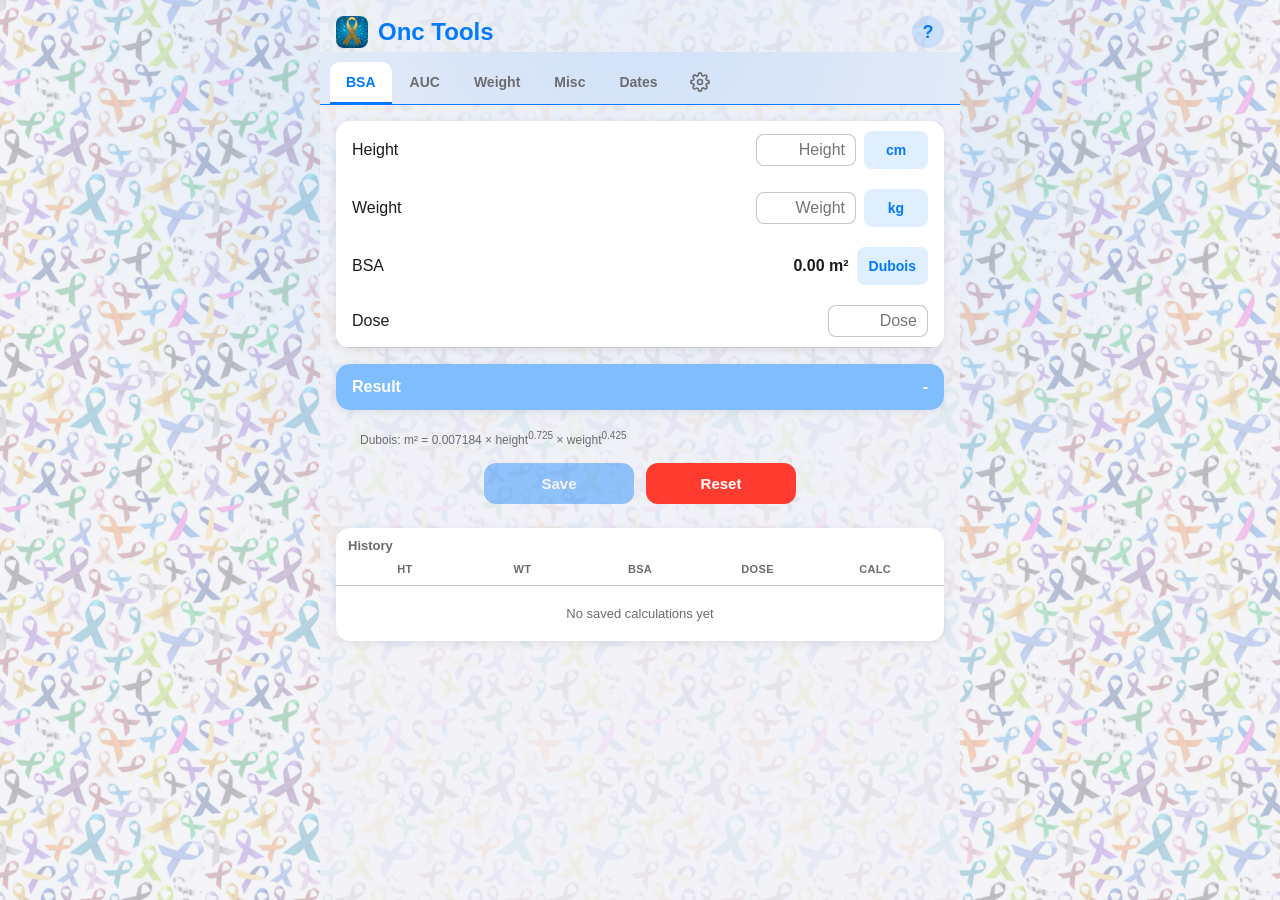
<file: index.html>
<!DOCTYPE html>
<html lang="en">
<head>
<meta charset="UTF-8">
<meta name="viewport" content="width=device-width, initial-scale=1.0">
<title>Onc Tools</title>
<meta name="description" content="Oncology clinical calculators: BSA, AUC, weight-based dosing, ANC, corrected calcium, creatinine clearance/eGFR, and a date finder.">
<link rel="stylesheet" href="css/style.css">
<link rel="icon" type="image/png" href="img/favicon-32.png">
<link rel="apple-touch-icon" href="img/apple-touch-icon.png">
<meta name="apple-mobile-web-app-capable" content="yes">
<meta name="apple-mobile-web-app-title" content="Onc Tools">
<link rel="manifest" href="manifest.json">
<meta name="theme-color" content="#007AFF">
<script src="js/state.js"></script>
<script src="js/ui.js"></script>
<script>initChrome();</script>
</head>
<body>
<div class="page">
  <div id="pageHeader"></div>
  <main>
    <div class="card">
      <div id="heightContainer"></div>
      <div id="weightContainer"></div>
      <div class="field-row no-divider">
        <span class="field-label">BSA</span>
        <div class="field-input-group">
          <strong id="bsaValue">0.00 m²</strong>
          <button class="toggle-btn" id="formulaBtn" type="button"></button>
        </div>
      </div>
      <div class="field-row">
        <span class="field-label">Dose</span>
        <div class="field-input-group"><input class="num-input" id="doseInput" inputmode="decimal" placeholder="Dose"></div>
      </div>
      <div class="error-text" id="doseError" hidden></div>
    </div>

    <div class="card">
      <div class="result-row">
        <span>Result</span>
        <span class="value"><span id="calcResult">-</span></span>
      </div>
    </div>
    <p class="formula-note" id="formulaFooter"></p>
    <div id="resetContainer"></div>
    <div id="historyContainer"></div>
  </main>
</div>

<script>
renderHeader(document.getElementById('pageHeader'), { active: 'bsa' });

const heightContainer = document.getElementById('heightContainer');
const weightContainer = document.getElementById('weightContainer');
const formulaBtn = document.getElementById('formulaBtn');
const bsaValue = document.getElementById('bsaValue');
const formulaFooter = document.getElementById('formulaFooter');
const doseInput = document.getElementById('doseInput');
const calcResult = document.getElementById('calcResult');
const doseError = document.getElementById('doseError');

let selectedFormula = Settings.defaultBSAFormula;
let dose = null;

const FORMULA_STRINGS = {
  Dubois: 'm² = 0.007184 × height<sup>0.725</sup> × weight<sup>0.425</sup>',
  Mosteller: 'm² = √(height × weight / 3600)'
};

function currentBSA() {
  return selectedFormula === 'Dubois'
    ? Formulas.bsaDubois(Patient.height, Patient.weight)
    : Formulas.bsaMosteller(Patient.height, Patient.weight);
}

function recalc() {
  const bsa = currentBSA();
  bsaValue.textContent = bsa.toFixed(2) + ' m²';
  formulaBtn.textContent = selectedFormula;
  formulaFooter.innerHTML = selectedFormula + ': ' + FORMULA_STRINGS[selectedFormula];

  if (dose !== null && bsa > 0) {
    calcResult.textContent = (bsa * dose).toFixed(2);
  } else {
    calcResult.textContent = '-';
  }

  saveResetBar.refreshSaveState();
}

formulaBtn.addEventListener('click', () => {
  selectedFormula = selectedFormula === 'Dubois' ? 'Mosteller' : 'Dubois';
  recalc();
});

doseInput.addEventListener('input', () => {
  const value = parseNum(doseInput.value);
  if (value !== null) {
    if (value < 0) {
      setError(doseError, 'Dose cannot be negative');
      dose = null;
    } else if (value > 10000) {
      setError(doseError, 'Dose must be less than 10,000');
      dose = null;
    } else if (!Number.isFinite(value)) {
      setError(doseError, 'Invalid number entered');
      dose = null;
    } else {
      setError(doseError, null);
      dose = value;
    }
  } else {
    setError(doseError, null);
    dose = null;
  }
  recalc();
});

const heightWidget = renderHeightInput(heightContainer, recalc);
const weightWidget = renderWeightInput(weightContainer, recalc);

const historyCard = renderHistoryCard(document.getElementById('historyContainer'), {
  key: 'bsaHistory',
  columns: ['Ht', 'Wt', 'BSA', 'Dose', 'Calc'],
  formatRow(entry) {
    const h = UnitManager.convertHeightToDisplay(entry.height);
    const w = UnitManager.convertWeightToDisplay(entry.weight);
    return [
      h !== null ? h.toFixed(1) : '-',
      w !== null ? w.toFixed(1) : '-',
      entry.bsa.toFixed(2),
      entry.dose.toFixed(1),
      entry.calc.toFixed(2)
    ];
  },
  onRowClick(entry) {
    Patient.height = entry.height;
    Patient.weight = entry.weight;
    selectedFormula = entry.formula;
    dose = entry.dose;
    doseInput.value = String(entry.dose);
    heightWidget.refresh();
    weightWidget.refresh();
    recalc();
  }
});

const saveResetBar = renderSaveResetBar(document.getElementById('resetContainer'), {
  onSave() {
    const bsa = currentBSA();
    pushHistory('bsaHistory', {
      height: Patient.height,
      weight: Patient.weight,
      formula: selectedFormula,
      bsa,
      dose,
      calc: bsa * dose
    });
    historyCard.render();
  },
  onReset() { Patient.reset(); },
  canSave: () => dose !== null && currentBSA() > 0
});

recalc();
</script>
</body>
</html>
</file>
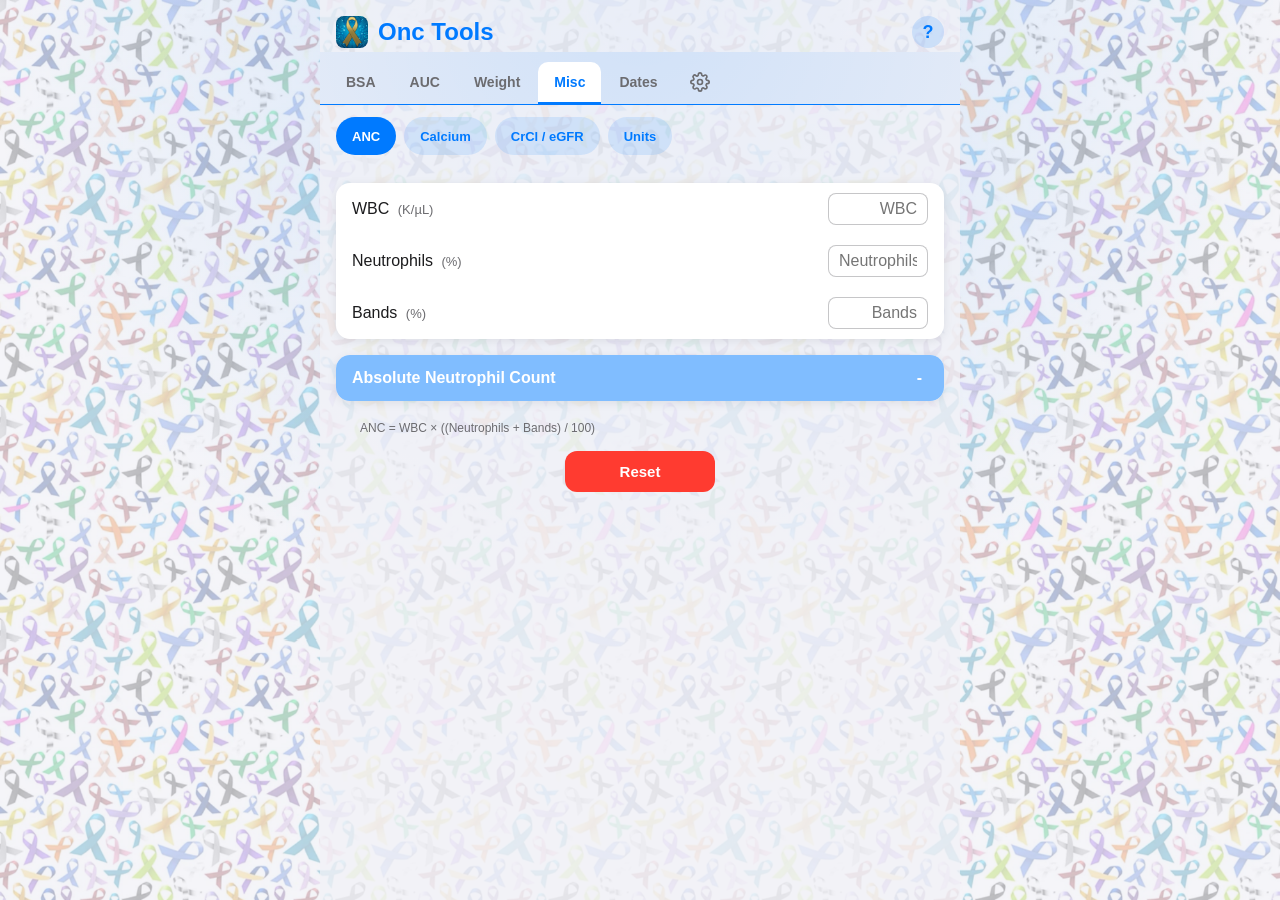
<file: anc.html>
<!DOCTYPE html>
<html lang="en">
<head>
<meta charset="UTF-8">
<meta http-equiv="refresh" content="0; url=misc.html">
<title>ANC Calculator - Onc Tools</title>
<script>location.replace('misc.html');</script>
</head>
<body>
<p><a href="misc.html">Continue to ANC Calculator</a></p>
</body>
</html>
</file>
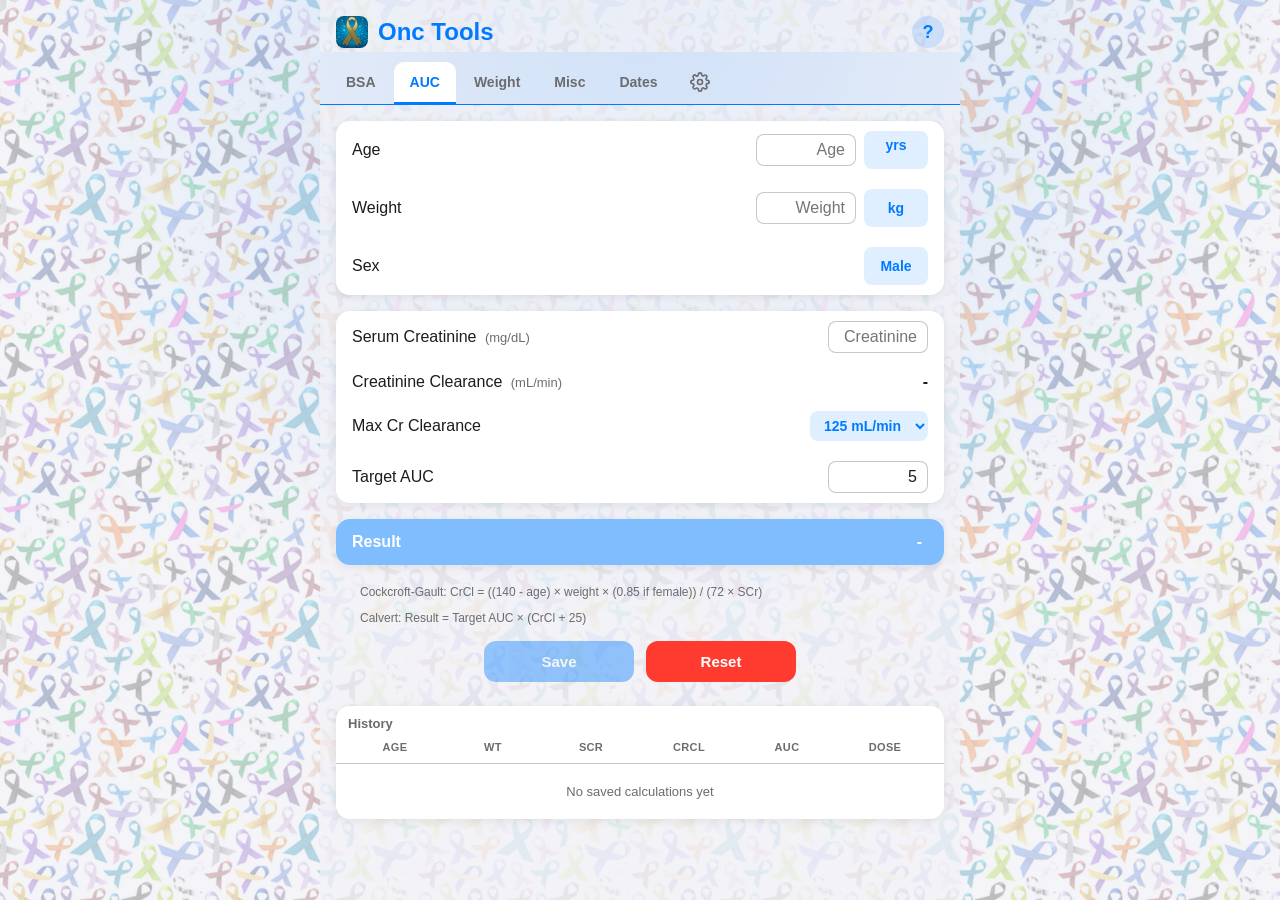
<file: auc.html>
<!DOCTYPE html>
<html lang="en">
<head>
<meta charset="UTF-8">
<meta name="viewport" content="width=device-width, initial-scale=1.0">
<title>AUC Calculator - Onc Tools</title>
<link rel="stylesheet" href="css/style.css">
<link rel="icon" type="image/png" href="img/favicon-32.png">
<link rel="apple-touch-icon" href="img/apple-touch-icon.png">
<meta name="apple-mobile-web-app-capable" content="yes">
<meta name="apple-mobile-web-app-title" content="Onc Tools">
<link rel="manifest" href="manifest.json">
<meta name="theme-color" content="#007AFF">
<script src="js/state.js"></script>
<script src="js/ui.js"></script>
<script>initChrome();</script>
</head>
<body>
<div class="page">
  <div id="pageHeader"></div>
  <main>
    <div class="card no-dividers">
      <div class="field-row">
        <span class="field-label">Age</span>
        <div class="field-input-group">
          <input class="num-input" id="ageInput" inputmode="numeric" placeholder="Age">
          <span class="toggle-btn static">yrs</span>
        </div>
      </div>
      <div class="error-text" id="ageError" hidden></div>
      <div id="weightContainer"></div>
      <div id="sexContainer"></div>
    </div>

    <div class="card no-dividers">
      <div class="field-row">
        <span class="field-label">Serum Creatinine <span class="field-unit">(mg/dL)</span></span>
        <div class="field-input-group">
          <input class="num-input" id="creatinineInput" inputmode="decimal" placeholder="Creatinine">
        </div>
      </div>
      <div class="error-text" id="creatinineError" hidden></div>

      <div class="field-row">
        <span class="field-label">Creatinine Clearance <span class="field-unit">(mL/min)</span></span>
        <div class="field-input-group"><strong id="crclValue">-</strong></div>
      </div>

      <div class="field-row">
        <span class="field-label">Max Cr Clearance</span>
        <div class="field-input-group">
          <select class="pill-select" id="maxClearanceSelect">
            <option value="9999">None</option>
            <option value="100">100 mL/min</option>
            <option value="125">125 mL/min</option>
            <option value="150">150 mL/min</option>
          </select>
        </div>
      </div>

      <div class="field-row">
        <span class="field-label">Target AUC</span>
        <div class="field-input-group">
          <input class="num-input" id="targetAucInput" inputmode="decimal" placeholder="5">
        </div>
      </div>
      <div class="error-text" id="targetAucError" hidden></div>
    </div>

    <div class="card">
      <div class="result-row">
        <span>Result</span>
        <span class="value"><span id="resultValue">-</span><span class="unit" id="resultMaxNote"></span></span>
      </div>
    </div>
    <p class="formula-note">Cockcroft-Gault: CrCl = ((140 - age) × weight × (0.85 if female)) / (72 × SCr)</p>
    <p class="formula-note">Calvert: Result = Target AUC × (CrCl + 25)</p>
    <div id="resetContainer"></div>
    <div id="historyContainer"></div>
  </main>
</div>

<script>
renderHeader(document.getElementById('pageHeader'), { active: 'auc' });

const ageInput = document.getElementById('ageInput');
const ageError = document.getElementById('ageError');
const weightContainer = document.getElementById('weightContainer');
const sexContainer = document.getElementById('sexContainer');
const creatinineInput = document.getElementById('creatinineInput');
const creatinineError = document.getElementById('creatinineError');
const crclValue = document.getElementById('crclValue');
const maxClearanceSelect = document.getElementById('maxClearanceSelect');
const targetAucInput = document.getElementById('targetAucInput');
const targetAucError = document.getElementById('targetAucError');
const resultValue = document.getElementById('resultValue');
const resultMaxNote = document.getElementById('resultMaxNote');

let age = Patient.age;
let serumCreatinine = null;
let maxClearance = Settings.maxCreatinineClearance;
let targetAUC = 5;

if (age !== null) ageInput.value = String(age);
maxClearanceSelect.value = String(maxClearance);
targetAucInput.value = String(targetAUC);

function validateAge(value) {
  if (value < 18) return 'Age must be 18 or older for accurate results';
  if (value > 120) return 'Please verify age';
  return null;
}

function creatinineClearance() {
  return Formulas.cockcroftGault(age, Patient.weight, serumCreatinine, Patient.sex);
}

function recalc() {
  if (serumCreatinine !== null && serumCreatinine > 0) {
    crclValue.textContent = creatinineClearance().toFixed(1);
  } else {
    crclValue.textContent = '-';
  }

  let result = 0;
  if (targetAUC >= 0 && targetAUC <= 10) {
    const clearance = Math.min(creatinineClearance(), maxClearance);
    result = targetAUC * (clearance + 25);
  }

  if (serumCreatinine !== null && serumCreatinine > 0) {
    resultValue.textContent = result.toFixed(2);
    resultMaxNote.textContent = (result === targetAUC * (maxClearance + 25)) ? ' (max)' : '';
  } else {
    resultValue.textContent = '-';
    resultMaxNote.textContent = '';
  }

  saveResetBar.refreshSaveState();
}

ageInput.addEventListener('input', () => {
  const value = parseNum(ageInput.value);
  age = value !== null ? Math.round(value) : null;
  if (age !== null) {
    const err = validateAge(age);
    setError(ageError, err);
    if (!err) Patient.age = age;
  } else {
    setError(ageError, null);
  }
  recalc();
});

creatinineInput.addEventListener('input', () => {
  const value = parseNum(creatinineInput.value);
  if (value !== null) {
    if (value < 0) {
      setError(creatinineError, 'Creatinine cannot be negative');
      serumCreatinine = null;
    } else if (value > 20) {
      setError(creatinineError, 'Please verify creatinine value');
      serumCreatinine = null;
    } else {
      setError(creatinineError, null);
      serumCreatinine = value;
    }
  } else {
    setError(creatinineError, null);
    serumCreatinine = null;
  }
  recalc();
});

maxClearanceSelect.addEventListener('change', () => {
  maxClearance = Number(maxClearanceSelect.value);
  recalc();
});

targetAucInput.addEventListener('input', () => {
  const value = parseNum(targetAucInput.value);
  if (value === null) {
    targetAucError.hidden = true;
    return;
  }
  if (value < 0) {
    setError(targetAucError, 'Target AUC cannot be negative');
  } else if (value > 10) {
    setError(targetAucError, 'Target AUC must be between 0 and 10');
  } else {
    setError(targetAucError, null);
  }
  targetAUC = value;
  recalc();
});

const weightWidget = renderWeightInput(weightContainer, recalc);
const sexWidget = renderSexToggle(sexContainer, recalc);

const historyCard = renderHistoryCard(document.getElementById('historyContainer'), {
  key: 'aucHistory',
  columns: ['Age', 'Wt', 'SCr', 'CrCl', 'AUC', 'Dose'],
  formatRow(entry) {
    const w = UnitManager.convertWeightToDisplay(entry.weight);
    return [
      String(entry.age),
      w !== null ? w.toFixed(1) : '-',
      entry.creatinine.toFixed(1),
      entry.crcl.toFixed(1),
      String(entry.targetAUC),
      entry.result.toFixed(2)
    ];
  },
  onRowClick(entry) {
    age = entry.age;
    ageInput.value = String(entry.age);
    Patient.age = entry.age;
    Patient.weight = entry.weight;
    Patient.sex = entry.sex;
    serumCreatinine = entry.creatinine;
    creatinineInput.value = String(entry.creatinine);
    maxClearance = entry.maxClearance;
    maxClearanceSelect.value = String(entry.maxClearance);
    targetAUC = entry.targetAUC;
    targetAucInput.value = String(entry.targetAUC);
    weightWidget.refresh();
    sexWidget.refresh();
    recalc();
  }
});

const saveResetBar = renderSaveResetBar(document.getElementById('resetContainer'), {
  onSave() {
    pushHistory('aucHistory', {
      age,
      weight: Patient.weight,
      sex: Patient.sex,
      creatinine: serumCreatinine,
      maxClearance,
      targetAUC,
      crcl: creatinineClearance(),
      result: Number(resultValue.textContent)
    });
    historyCard.render();
  },
  onReset() { Patient.reset(); },
  canSave: () => age !== null && Patient.weight !== null && serumCreatinine !== null && serumCreatinine > 0 && targetAUC !== null && targetAUC >= 0 && targetAUC <= 10
});

recalc();
</script>
</body>
</html>
</file>
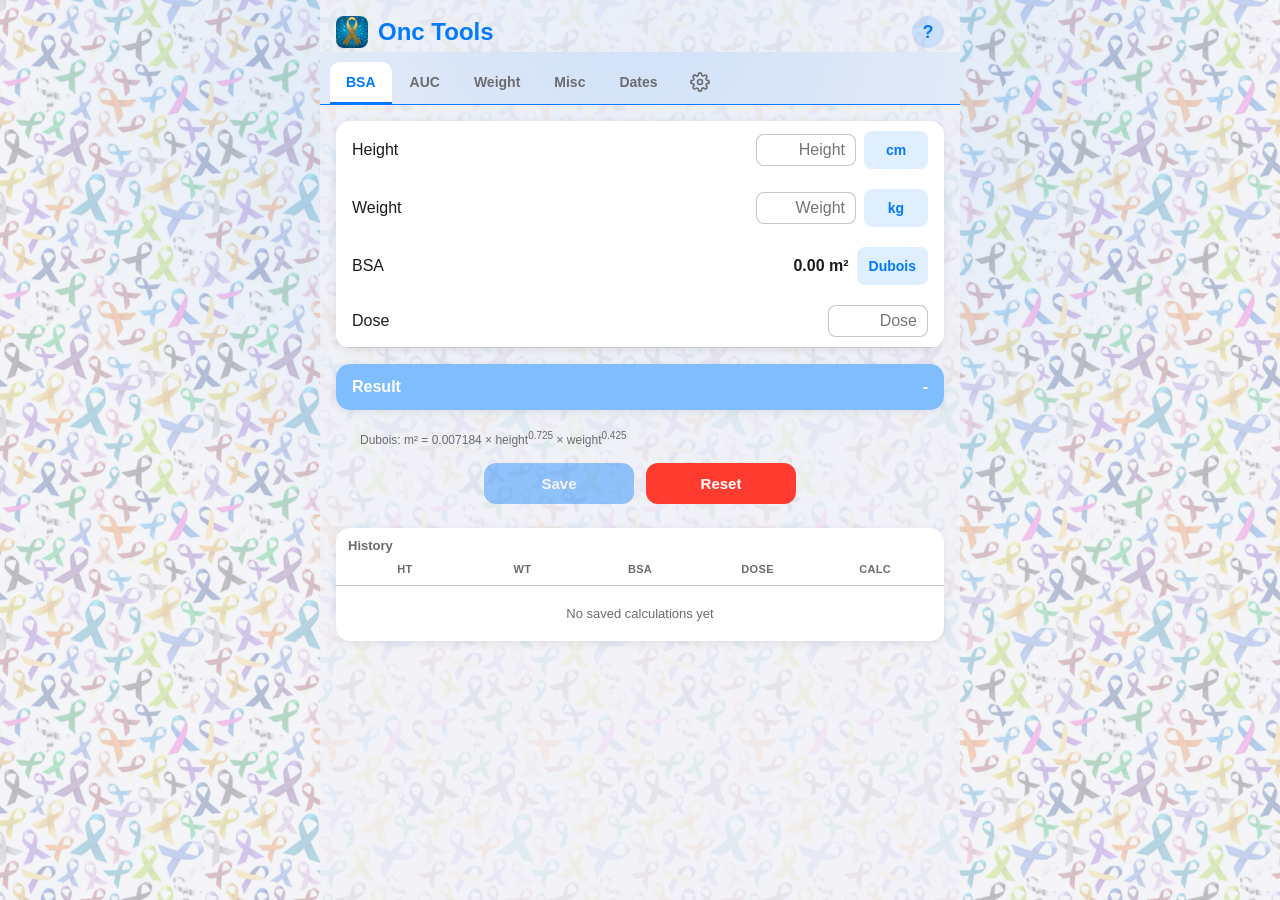
<file: bsa.html>
<!DOCTYPE html>
<html lang="en">
<head>
<meta charset="UTF-8">
<meta http-equiv="refresh" content="0; url=index.html">
<title>BSA Calculator - Onc Tools</title>
<script>location.replace('index.html');</script>
</head>
<body>
<p><a href="index.html">Continue to BSA Calculator</a></p>
</body>
</html>
</file>
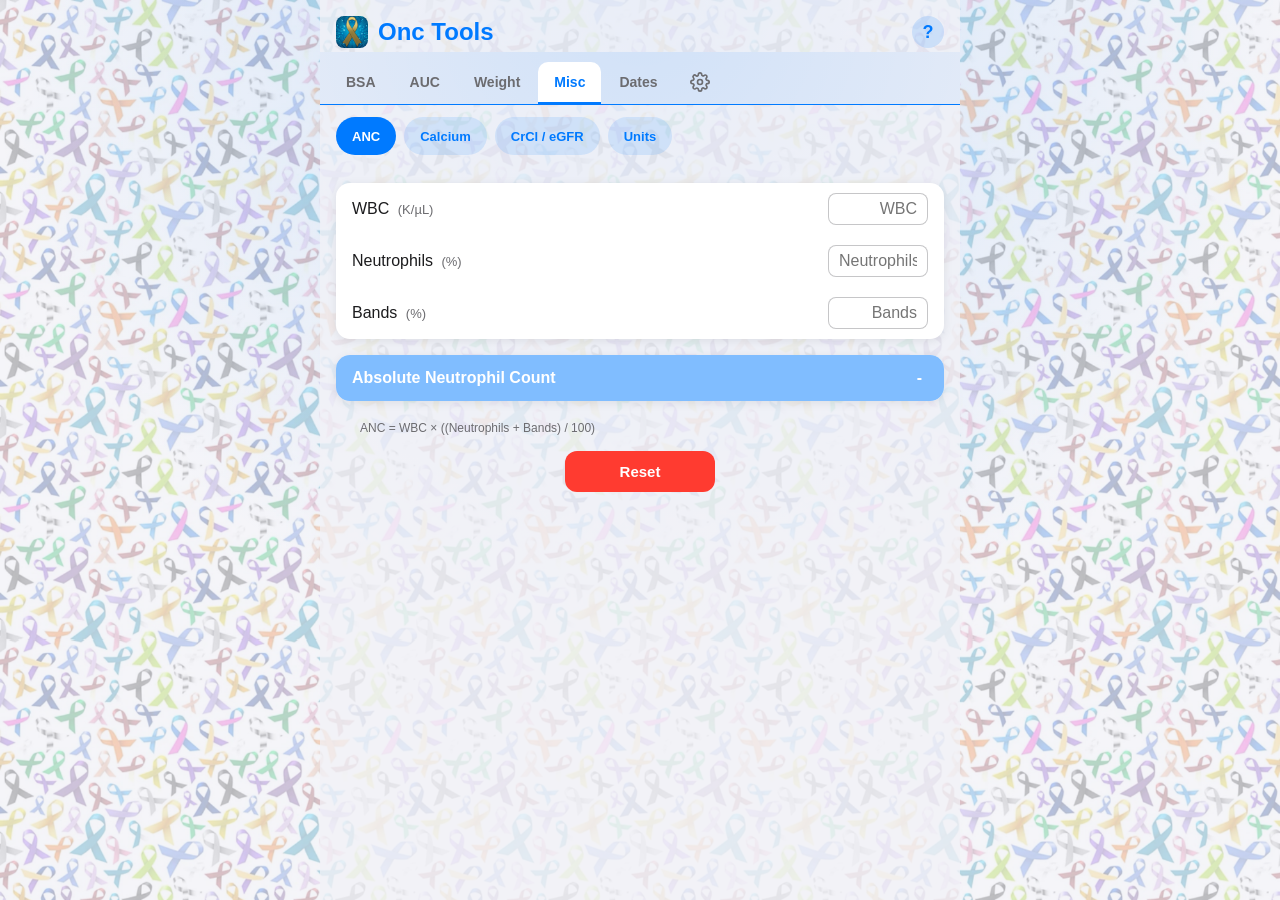
<file: calcium.html>
<!DOCTYPE html>
<html lang="en">
<head>
<meta charset="UTF-8">
<meta http-equiv="refresh" content="0; url=misc.html">
<title>Corrected Calcium - Onc Tools</title>
<script>location.replace('misc.html');</script>
</head>
<body>
<p><a href="misc.html">Continue to Corrected Calcium Calculator</a></p>
</body>
</html>
</file>
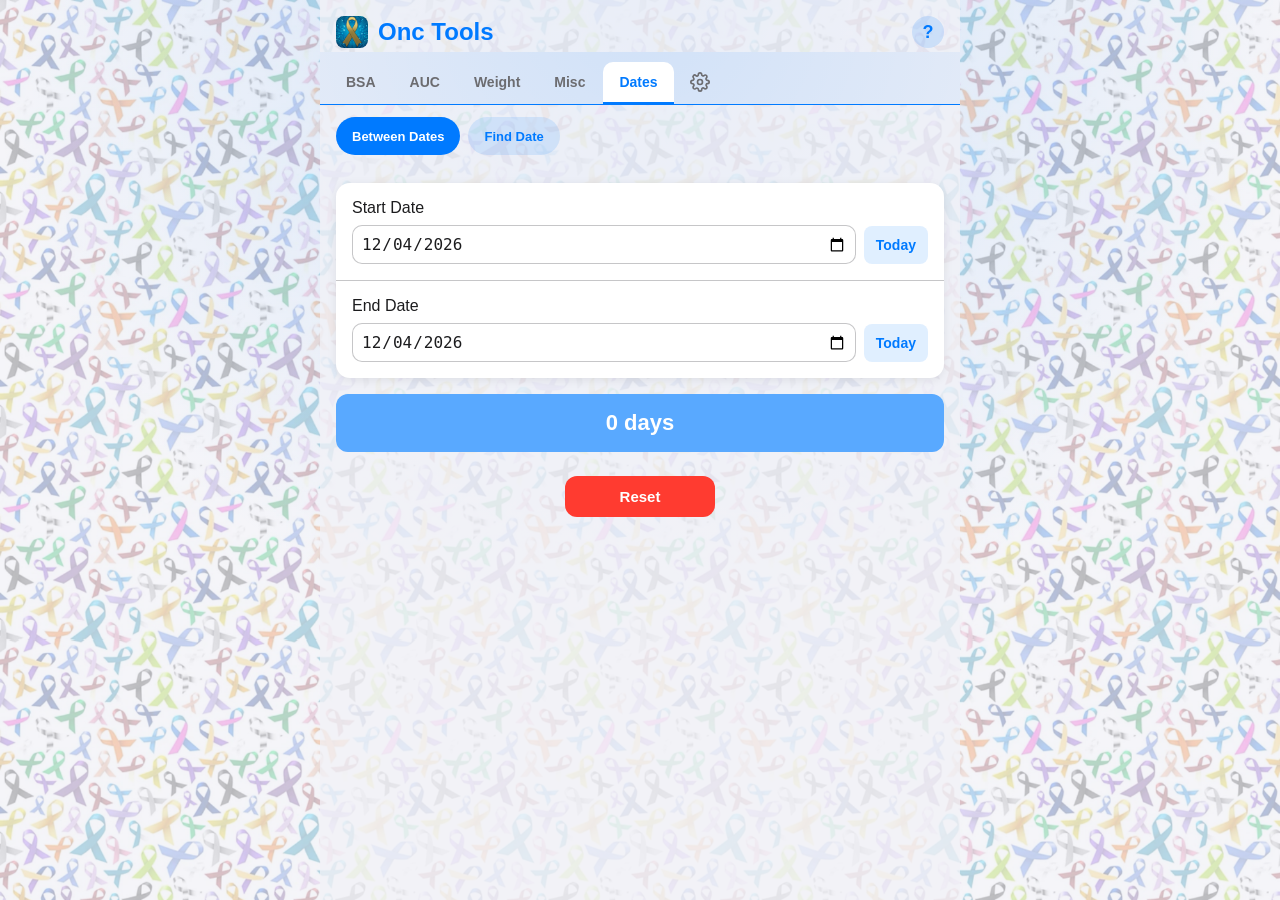
<file: date-finder.html>
<!DOCTYPE html>
<html lang="en">
<head>
<meta charset="UTF-8">
<meta name="viewport" content="width=device-width, initial-scale=1.0">
<title>Date Finder - Onc Tools</title>
<link rel="stylesheet" href="css/style.css">
<link rel="icon" type="image/png" href="img/favicon-32.png">
<link rel="apple-touch-icon" href="img/apple-touch-icon.png">
<meta name="apple-mobile-web-app-capable" content="yes">
<meta name="apple-mobile-web-app-title" content="Onc Tools">
<link rel="manifest" href="manifest.json">
<meta name="theme-color" content="#007AFF">
<script src="js/state.js"></script>
<script src="js/ui.js"></script>
<script>initChrome();</script>
</head>
<body>
<div class="page">
  <div id="pageHeader"></div>
  <nav class="subtabbar">
    <button class="subtab" type="button" id="betweenTab">Between Dates</button>
    <button class="subtab" type="button" id="adjustTab">Find Date</button>
  </nav>
  <main>
    <div id="adjustPanel" hidden>
      <div class="card">
        <div style="padding:16px;">
          <span class="field-label" style="display:block; margin-bottom:8px;">Starting Date</span>
          <div style="display:flex; gap:8px; align-items:center;">
            <input class="date-picker-input" id="startDateInput" type="datetime-local" style="flex:1;">
            <button class="toggle-btn" id="todayBtn" type="button">Today</button>
          </div>
        </div>
      </div>

      <div class="card no-dividers">
        <div class="field-row" style="justify-content:flex-start; gap:16px; flex-wrap:wrap;">
          <span class="field-label">Show</span>
          <input class="num-input" id="incrementInput" inputmode="numeric" style="width:70px; height:38px; box-sizing:border-box; text-align:center;" value="1">
          <div class="segmented-inline equal-width" id="periodSegmented">
            <button data-period="hours" type="button">Hours</button>
            <button data-period="days" type="button">Days</button>
            <button data-period="weeks" type="button">Weeks</button>
            <button data-period="months" type="button">Months</button>
          </div>
        </div>
        <div class="error-text" id="incrementError" hidden></div>
        <div class="field-row" style="justify-content:flex-start; gap:16px;">
          <span class="field-label">In the</span>
          <div class="segmented-inline equal-width" id="directionSegmented">
            <button data-direction="past" type="button">Past</button>
            <button data-direction="future" type="button">Future</button>
          </div>
        </div>
      </div>

      <div class="date-result">
        <span class="day" id="resultDay"></span>
        <span class="date" id="resultDate"></span>
      </div>
    </div>

    <div id="betweenPanel">
      <div class="card">
        <div style="padding:16px;">
          <span class="field-label" style="display:block; margin-bottom:8px;">Start Date</span>
          <div style="display:flex; gap:8px; align-items:center;">
            <input class="date-picker-input" id="dateAInput" type="date" style="flex:1;">
            <button class="toggle-btn" id="dateATodayBtn" type="button">Today</button>
          </div>
        </div>
        <div style="padding:16px; border-top:1px solid var(--border);">
          <span class="field-label" style="display:block; margin-bottom:8px;">End Date</span>
          <div style="display:flex; gap:8px; align-items:center;">
            <input class="date-picker-input" id="dateBInput" type="date" style="flex:1;">
            <button class="toggle-btn" id="dateBTodayBtn" type="button">Today</button>
          </div>
        </div>
      </div>

      <div class="date-result">
        <div class="date-result-lines" id="betweenResultLines"></div>
      </div>
    </div>

    <div id="resetContainer"></div>
  </main>
</div>

<script>
renderHeader(document.getElementById('pageHeader'), { active: 'date-finder' });
renderResetButton(document.getElementById('resetContainer'), () => { saveValue('timeMode', 'weeks'); });

function toLocalInputValue(date) {
  const pad = n => String(n).padStart(2, '0');
  return `${date.getFullYear()}-${pad(date.getMonth() + 1)}-${pad(date.getDate())}T${pad(date.getHours())}:${pad(date.getMinutes())}`;
}

function toDateInputValue(date) {
  const pad = n => String(n).padStart(2, '0');
  return `${date.getFullYear()}-${pad(date.getMonth() + 1)}-${pad(date.getDate())}`;
}

function parseDateInput(str) {
  const [y, m, d] = str.split('-').map(Number);
  return new Date(y, m - 1, d);
}

function renderAdjustPanel(container) {
  const resultDay = container.querySelector('#resultDay');
  const resultDate = container.querySelector('#resultDate');
  const directionButtons = container.querySelectorAll('#directionSegmented button');
  const incrementInput = container.querySelector('#incrementInput');
  const incrementError = container.querySelector('#incrementError');
  const periodButtons = container.querySelectorAll('#periodSegmented button');
  const startDateInput = container.querySelector('#startDateInput');
  const todayBtn = container.querySelector('#todayBtn');

  let startDate = new Date();
  let timeIncrement = 1;
  let timeDirection = 'future';
  let timePeriod = loadValue('timeMode', 'weeks');

  startDateInput.value = toLocalInputValue(startDate);

  function addToDate(date, period, amount) {
    const result = new Date(date);
    switch (period) {
      case 'hours': result.setHours(result.getHours() + amount); break;
      case 'days': result.setDate(result.getDate() + amount); break;
      case 'weeks': result.setDate(result.getDate() + amount * 7); break;
      case 'months': result.setMonth(result.getMonth() + amount); break;
    }
    return result;
  }

  function recalc() {
    const timeVal = timeDirection === 'past' ? -timeIncrement : timeIncrement;
    const result = addToDate(startDate, timePeriod, timeVal);

    const timeStr = timePeriod === 'hours' ? ', ' + result.toLocaleTimeString('en-US', { hour: 'numeric', minute: '2-digit' }) : '';

    resultDay.textContent = result.toLocaleDateString('en-US', { weekday: 'long' });
    resultDate.textContent = result.toLocaleDateString('en-US', { month: 'short', day: 'numeric', year: 'numeric' }) + timeStr;

    directionButtons.forEach(btn => btn.classList.toggle('active', btn.dataset.direction === timeDirection));
    periodButtons.forEach(btn => btn.classList.toggle('active', btn.dataset.period === timePeriod));
  }

  directionButtons.forEach(btn => {
    btn.addEventListener('click', () => {
      timeDirection = btn.dataset.direction;
      recalc();
    });
  });

  periodButtons.forEach(btn => {
    btn.addEventListener('click', () => {
      timePeriod = btn.dataset.period;
      saveValue('timeMode', timePeriod);
      recalc();
    });
  });

  incrementInput.addEventListener('input', () => {
    const value = parseNum(incrementInput.value);
    timeIncrement = value !== null ? Math.round(value) : 0;
    if (timeIncrement < 1) setError(incrementError, 'Value must be greater than 0');
    else if (timeIncrement > 1000) setError(incrementError, 'Please verify value');
    else setError(incrementError, null);
    recalc();
  });

  startDateInput.addEventListener('input', () => {
    if (startDateInput.value) {
      startDate = new Date(startDateInput.value);
      recalc();
    }
  });

  todayBtn.addEventListener('click', () => {
    startDate = new Date();
    startDateInput.value = toLocalInputValue(startDate);
    recalc();
  });

  recalc();
}

function renderBetweenPanel(container) {
  const dateAInput = container.querySelector('#dateAInput');
  const dateBInput = container.querySelector('#dateBInput');
  const todayABtn = container.querySelector('#dateATodayBtn');
  const todayBBtn = container.querySelector('#dateBTodayBtn');
  const resultLines = container.querySelector('#betweenResultLines');

  function startOfDay(date) {
    const d = new Date(date);
    d.setHours(0, 0, 0, 0);
    return d;
  }

  let dateA = startOfDay(new Date());
  let dateB = startOfDay(new Date());
  dateAInput.value = toDateInputValue(dateA);
  dateBInput.value = toDateInputValue(dateB);

  function pluralize(n, unit) {
    return `${n} ${unit}${n === 1 ? '' : 's'}`;
  }

  // Joins the given [value, unit] pairs, dropping any that are zero.
  function compoundLine(parts) {
    return parts.filter(([n]) => n > 0).map(([n, unit]) => pluralize(n, unit)).join(', ');
  }

  function calendarYears(earlier, later) {
    let years = later.getFullYear() - earlier.getFullYear();
    const anchor = new Date(earlier);
    anchor.setFullYear(earlier.getFullYear() + years);
    if (anchor > later) years -= 1;
    return years;
  }

  function recalcBetween() {
    const earlier = dateA <= dateB ? dateA : dateB;
    const later = dateA <= dateB ? dateB : dateA;
    const totalDays = Math.round((later - earlier) / 86400000);
    const years = calendarYears(earlier, later);
    const totalWeeks = Math.floor(totalDays / 7);
    const weekRemDays = totalDays - totalWeeks * 7;

    const lines = [];

    // Years line: whenever the span covers at least one full year.
    if (years >= 1) {
      const anchor = new Date(earlier);
      anchor.setFullYear(earlier.getFullYear() + years);
      const remDays = Math.round((later - anchor) / 86400000);
      const yearWeeks = Math.floor(remDays / 7);
      const yearDays = remDays - yearWeeks * 7;
      lines.push(compoundLine([[years, 'year'], [yearWeeks, 'week'], [yearDays, 'day']]));
    }

    // Weeks line: whenever the span covers at least one full week.
    if (totalWeeks >= 1) {
      lines.push(compoundLine([[totalWeeks, 'week'], [weekRemDays, 'day']]));
    }

    // Days line: the plain total, always shown.
    lines.push(pluralize(totalDays, 'day'));

    resultLines.innerHTML = '';
    lines.forEach((text, i) => {
      const isFirst = i === 0;
      resultLines.appendChild(el('span', {
        class: 'date-result-line' + (isFirst ? '' : ' secondary'),
        text: isFirst ? text : `(${text})`
      }));
    });
  }

  dateAInput.addEventListener('input', () => {
    if (dateAInput.value) {
      dateA = parseDateInput(dateAInput.value);
      recalcBetween();
    }
  });

  dateBInput.addEventListener('input', () => {
    if (dateBInput.value) {
      dateB = parseDateInput(dateBInput.value);
      recalcBetween();
    }
  });

  todayABtn.addEventListener('click', () => {
    dateA = startOfDay(new Date());
    dateAInput.value = toDateInputValue(dateA);
    recalcBetween();
  });

  todayBBtn.addEventListener('click', () => {
    dateB = startOfDay(new Date());
    dateBInput.value = toDateInputValue(dateB);
    recalcBetween();
  });

  recalcBetween();
}

setupSubtabs([
  { tabId: 'betweenTab', panelId: 'betweenPanel', renderFn: renderBetweenPanel },
  { tabId: 'adjustTab', panelId: 'adjustPanel', renderFn: renderAdjustPanel }
]);
</script>
</body>
</html>
</file>
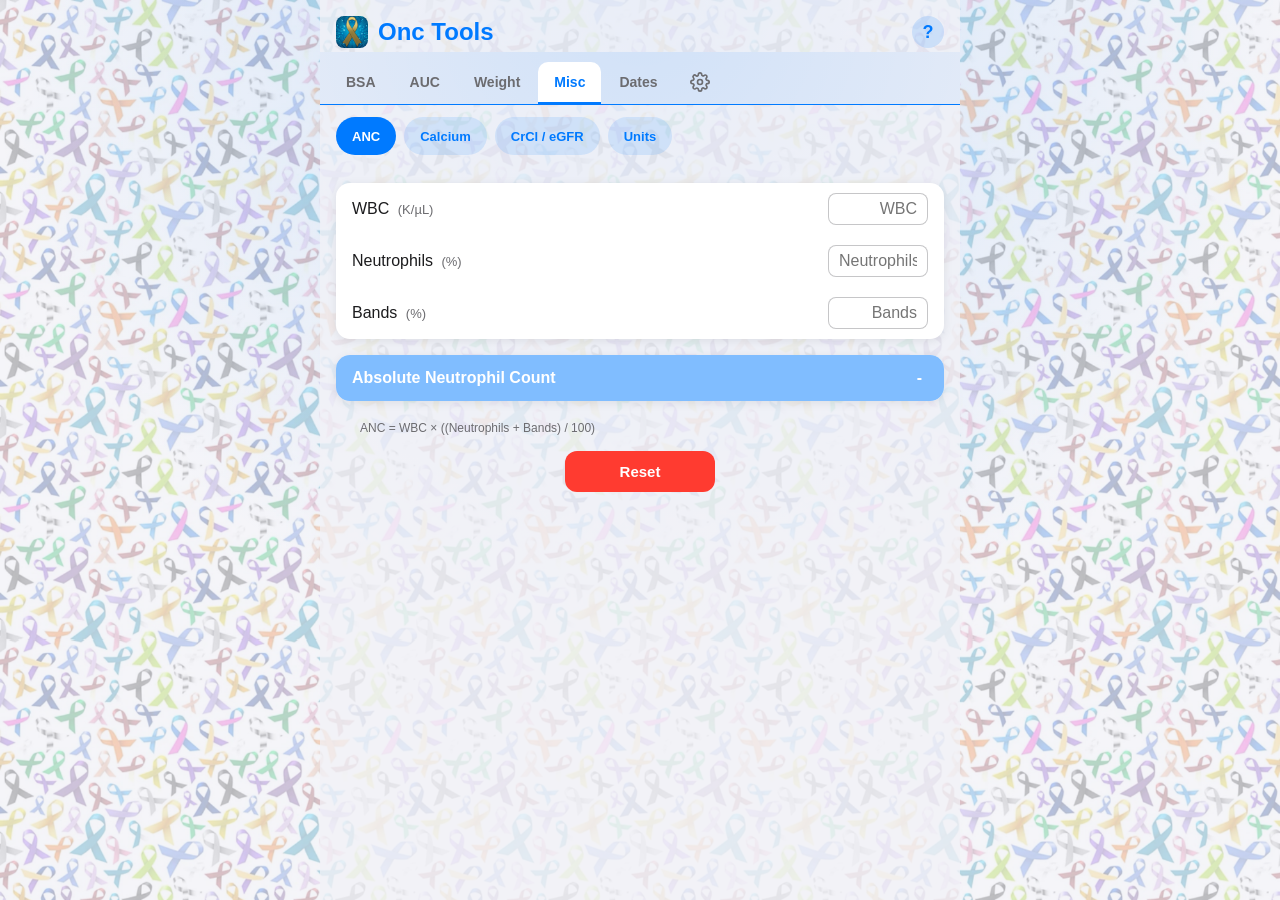
<file: gfr.html>
<!DOCTYPE html>
<html lang="en">
<head>
<meta charset="UTF-8">
<meta http-equiv="refresh" content="0; url=misc.html">
<title>Creatinine Clearance / eGFR - Onc Tools</title>
<script>location.replace('misc.html');</script>
</head>
<body>
<p><a href="misc.html">Continue to CrCl / eGFR Calculator</a></p>
</body>
</html>
</file>
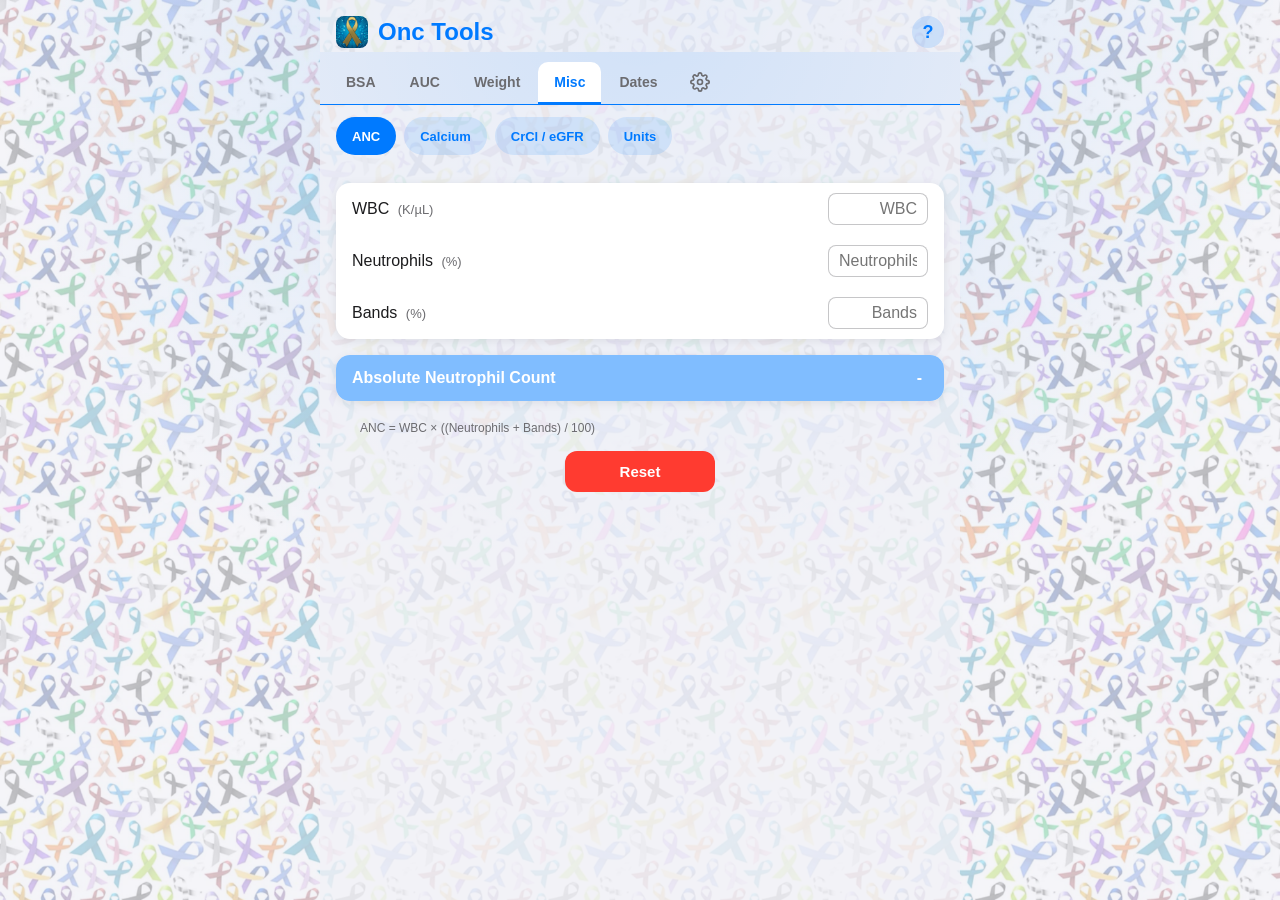
<file: misc.html>
<!DOCTYPE html>
<html lang="en">
<head>
<meta charset="UTF-8">
<meta name="viewport" content="width=device-width, initial-scale=1.0">
<title>Misc Calculators - Onc Tools</title>
<link rel="stylesheet" href="css/style.css">
<link rel="icon" type="image/png" href="img/favicon-32.png">
<link rel="apple-touch-icon" href="img/apple-touch-icon.png">
<meta name="apple-mobile-web-app-capable" content="yes">
<meta name="apple-mobile-web-app-title" content="Onc Tools">
<link rel="manifest" href="manifest.json">
<meta name="theme-color" content="#007AFF">
<script src="js/state.js"></script>
<script src="js/ui.js"></script>
<script src="js/calculators.js"></script>
<script>initChrome();</script>
</head>
<body>
<div class="page">
  <div id="pageHeader"></div>
  <nav class="subtabbar">
    <button class="subtab" type="button" id="ancTab">ANC</button>
    <button class="subtab" type="button" id="calciumTab">Calcium</button>
    <button class="subtab" type="button" id="gfrTab">CrCl / eGFR</button>
    <button class="subtab" type="button" id="conversionsTab">Units</button>
  </nav>
  <main>
    <div id="ancPanel"></div>
    <div id="calciumPanel" hidden></div>
    <div id="gfrPanel" hidden></div>
    <div id="conversionsPanel" hidden></div>
    <div id="formulaNotes"></div>
    <div id="resetContainer"></div>
  </main>
</div>

<script>
let temperature = null;

renderHeader(document.getElementById('pageHeader'), { active: 'misc' });
renderResetButton(document.getElementById('resetContainer'), () => {
  Patient.height = null;
  Patient.weight = null;
  Patient.age = null;
  Patient.serumCalcium = null;
  Patient.albumin = null;
  temperature = null;
});

function renderConversionsPanel(container) {
  const heightContainer = el('div');
  const weightContainer = el('div');
  const tempContainer = el('div');
  container.appendChild(el('div', { class: 'card no-dividers' }, [
    heightContainer,
    weightContainer,
    tempContainer
  ]));
  renderHeightInput(heightContainer);
  renderWeightInput(weightContainer);
  renderTemperatureInput(tempContainer, () => temperature, (v) => { temperature = v; });
}

setupSubtabs([
  {
    tabId: 'ancTab', panelId: 'ancPanel',
    renderFn: (panel) => renderANCCalculator(panel),
    notes: ['ANC = WBC × ((Neutrophils + Bands) / 100)']
  },
  {
    tabId: 'calciumTab', panelId: 'calciumPanel',
    renderFn: (panel) => renderCorrectedCalciumCalculator(panel),
    notes: ['Corrected Ca = Serum Ca + 0.8 × (4.0 - Albumin)']
  },
  {
    tabId: 'gfrTab', panelId: 'gfrPanel',
    renderFn: (panel) => renderCrClEgfrCalculator(panel),
    notes: [
      'Cockcroft-Gault: CrCl = ((140 - age) × weight × (0.85 if female)) / (72 × SCr)',
      'MDRD: GFR = 175 × (SCr)^-1.154 × (Age)^-0.203 × (0.742 if female)'
    ]
  },
  {
    tabId: 'conversionsTab', panelId: 'conversionsPanel',
    renderFn: renderConversionsPanel,
    notes: [
      'Height: cm = in × 2.54',
      'Weight: kg = lbs / 2.2046',
      'Temperature: °F = (°C × 9/5) + 32'
    ]
  }
], document.getElementById('formulaNotes'));
</script>
</body>
</html>
</file>
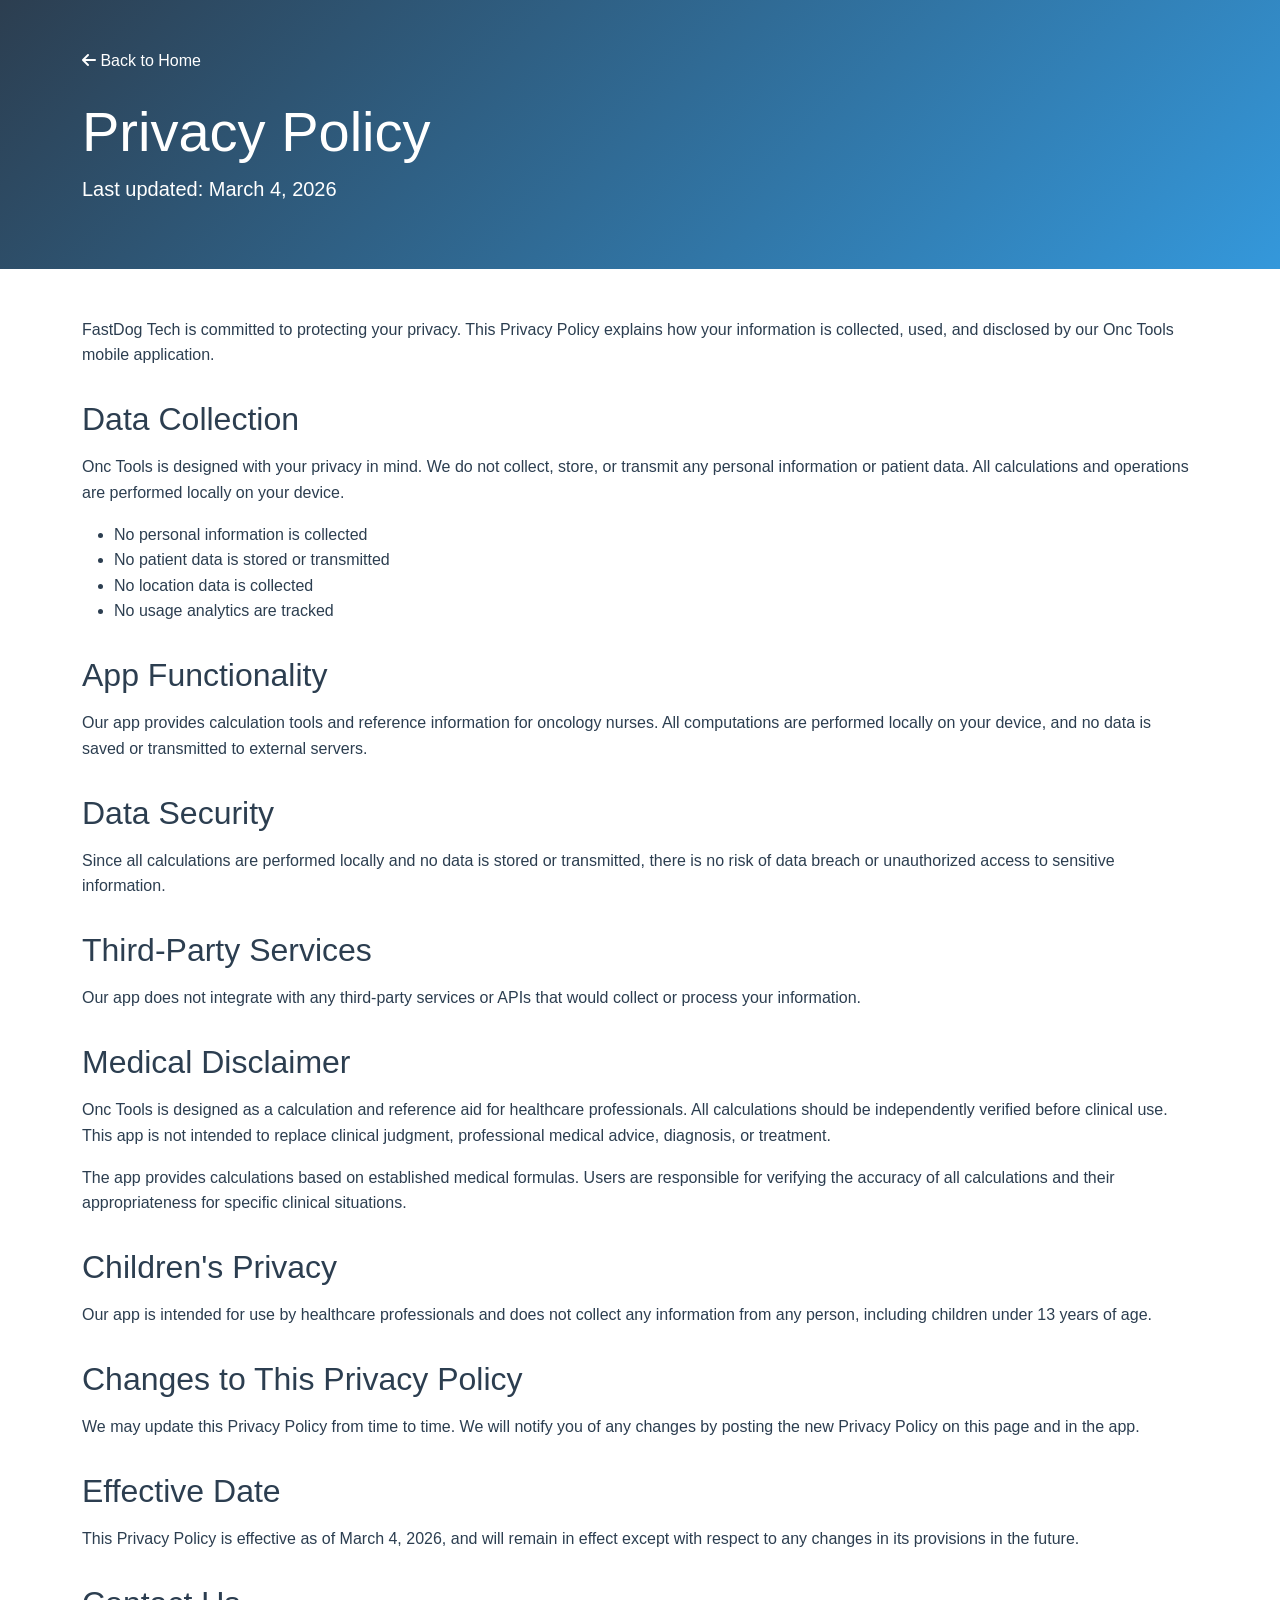
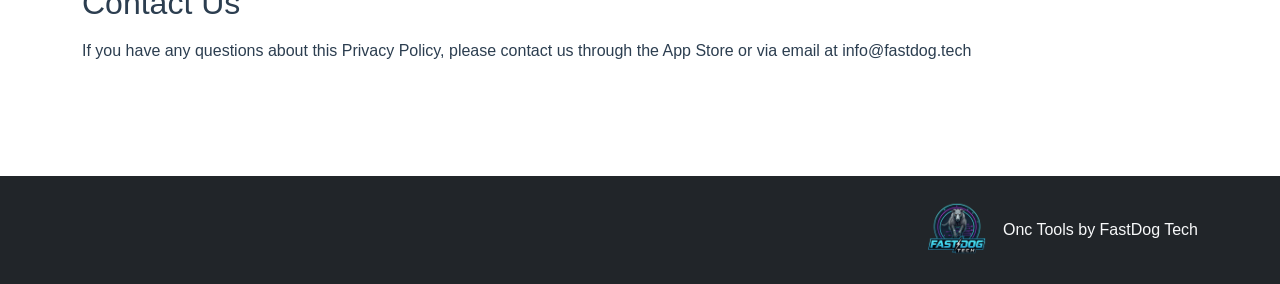
<file: privacy.html>
<!DOCTYPE html>
<html lang="en">
<head>
    <meta charset="UTF-8">
    <meta name="viewport" content="width=device-width, initial-scale=1.0">
    <title>Privacy Policy - Onc Tools</title>
    <link href="https://cdn.jsdelivr.net/npm/bootstrap@5.3.0/dist/css/bootstrap.min.css" rel="stylesheet">
    <link rel="stylesheet" href="https://cdnjs.cloudflare.com/ajax/libs/font-awesome/6.0.0/css/all.min.css">
    <style>
        body {
            font-family: 'Segoe UI', Tahoma, Geneva, Verdana, sans-serif;
            line-height: 1.6;
            color: #2c3e50;
        }
        .privacy-header {
            background: linear-gradient(135deg, #2c3e50, #3498db);
            color: white;
            padding: 3rem 0;
        }
        .privacy-content {
            padding: 3rem 0;
        }
        .section-title {
            color: #2c3e50;
            margin-top: 2rem;
            margin-bottom: 1rem;
        }
    </style>
</head>
<body>
    <header class="privacy-header">
        <div class="container">
            <div class="mb-4">
                <a href="index.html" class="text-white text-decoration-none">
                    <i class="fas fa-arrow-left"></i> Back to Home
                </a>
            </div>
            <h1 class="display-4">Privacy Policy</h1>
            <p class="lead">Last updated: March 4, 2026</p>
        </div>
    </header>

    <main class="privacy-content">
        <div class="container">
            <section>
                <p>FastDog Tech is committed to protecting your privacy. This Privacy Policy explains how your information is collected, used, and disclosed by our Onc Tools mobile application.</p>
            </section>

            <section>
                <h2 class="section-title">Data Collection</h2>
                <p>Onc Tools is designed with your privacy in mind. We do not collect, store, or transmit any personal information or patient data. All calculations and operations are performed locally on your device.</p>
                <ul>
                    <li>No personal information is collected</li>
                    <li>No patient data is stored or transmitted</li>
                    <li>No location data is collected</li>
                    <li>No usage analytics are tracked</li>
                </ul>
            </section>

            <section>
                <h2 class="section-title">App Functionality</h2>
                <p>Our app provides calculation tools and reference information for oncology nurses. All computations are performed locally on your device, and no data is saved or transmitted to external servers.</p>
            </section>

            <section>
                <h2 class="section-title">Data Security</h2>
                <p>Since all calculations are performed locally and no data is stored or transmitted, there is no risk of data breach or unauthorized access to sensitive information.</p>
            </section>

            <section>
                <h2 class="section-title">Third-Party Services</h2>
                <p>Our app does not integrate with any third-party services or APIs that would collect or process your information.</p>
            </section>

            <section>
                <h2 class="section-title">Medical Disclaimer</h2>
                <p>Onc Tools is designed as a calculation and reference aid for healthcare professionals. All calculations should be independently verified before clinical use. This app is not intended to replace clinical judgment, professional medical advice, diagnosis, or treatment.</p>
                <p>The app provides calculations based on established medical formulas. Users are responsible for verifying the accuracy of all calculations and their appropriateness for specific clinical situations.</p>
            </section>

            <section>
                <h2 class="section-title">Children's Privacy</h2>
                <p>Our app is intended for use by healthcare professionals and does not collect any information from any person, including children under 13 years of age.</p>
            </section>

            <section>
                <h2 class="section-title">Changes to This Privacy Policy</h2>
                <p>We may update this Privacy Policy from time to time. We will notify you of any changes by posting the new Privacy Policy on this page and in the app.</p>
            </section>

            <section>
                <h2 class="section-title">Effective Date</h2>
                <p>This Privacy Policy is effective as of March 4, 2026, and will remain in effect except with respect to any changes in its provisions in the future.</p>
            </section>

            <section>
                <h2 class="section-title">Contact Us</h2>
                <p>If you have any questions about this Privacy Policy, please contact us through the App Store or via email at info@fastdog.tech</p>
            </section>
        </div>
    </main>

    <footer class="bg-dark text-light py-4 mt-5">
        <div class="container">
            <div class="row align-items-center">
                <div class="col-12">
                    <div class="d-flex align-items-center justify-content-end">
                        <img src="img/fastdoglogo.png" alt="FastDog Tech Logo" height="60" class="me-3">
                        <p class="mb-0">Onc Tools by FastDog Tech</p>
                    </div>
                </div>
            </div>
        </div>
    </footer>

    <script src="https://cdn.jsdelivr.net/npm/bootstrap@5.3.0/dist/js/bootstrap.bundle.min.js"></script>
</body>
</html>
</file>
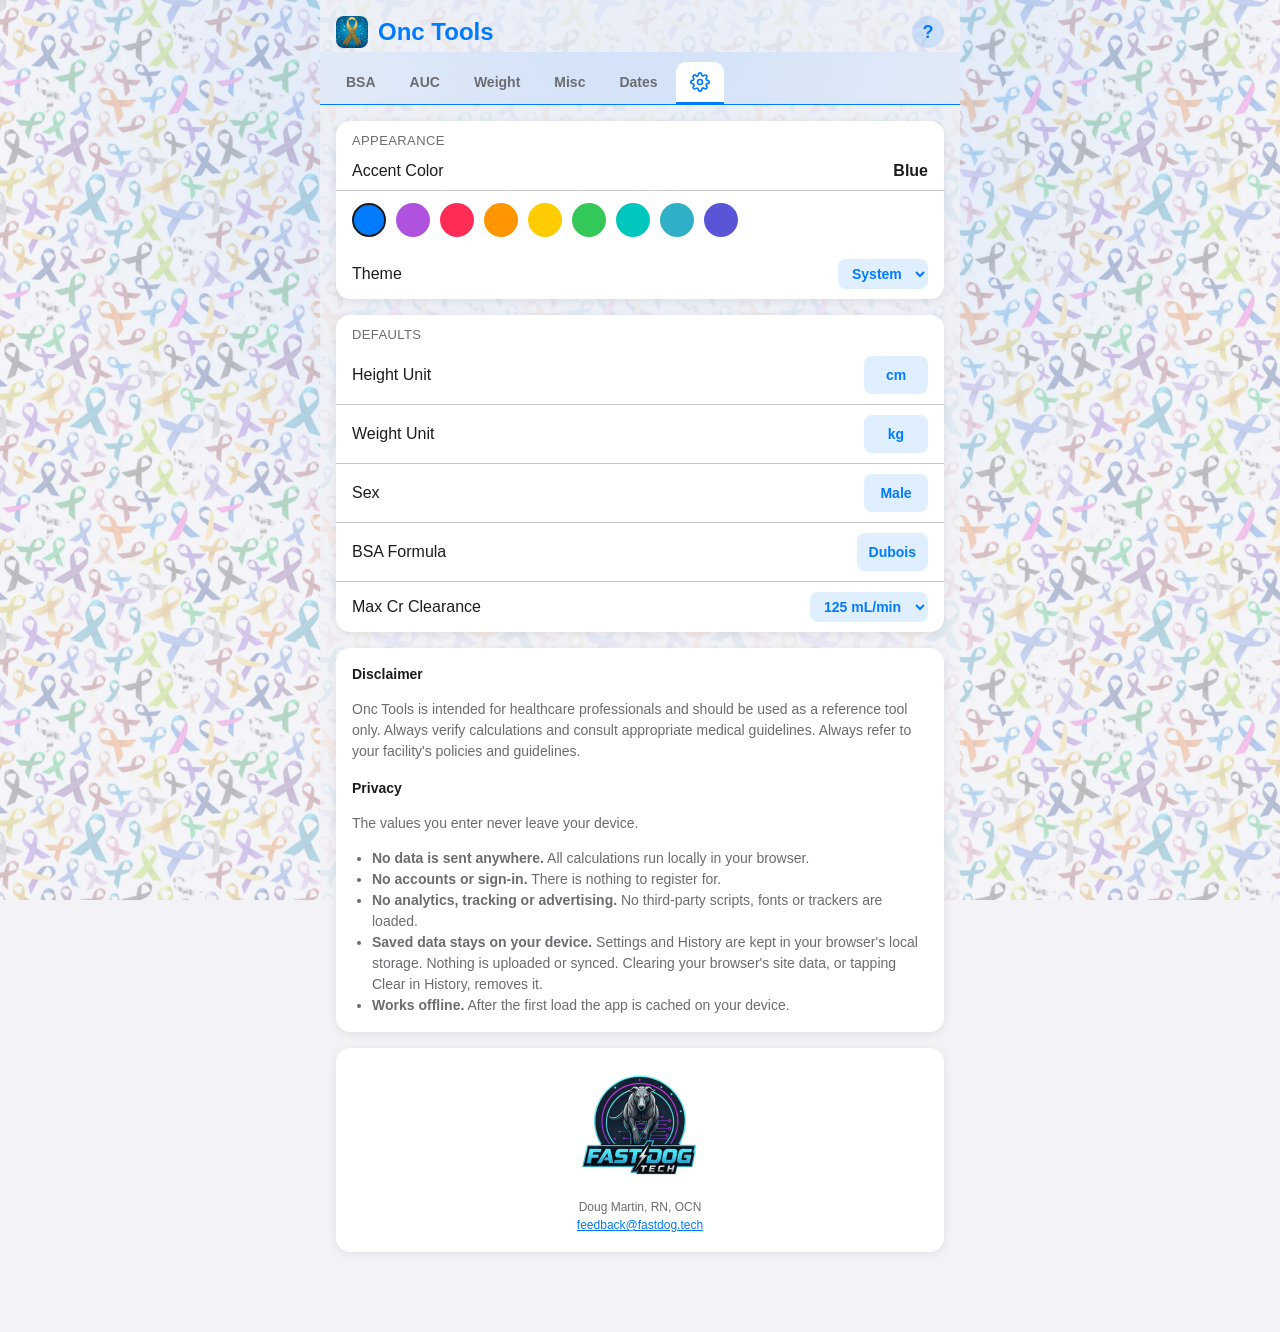
<file: settings.html>
<!DOCTYPE html>
<html lang="en">
<head>
<meta charset="UTF-8">
<meta name="viewport" content="width=device-width, initial-scale=1.0">
<title>Settings - Onc Tools</title>
<link rel="stylesheet" href="css/style.css">
<link rel="icon" type="image/png" href="img/favicon-32.png">
<link rel="apple-touch-icon" href="img/apple-touch-icon.png">
<meta name="apple-mobile-web-app-capable" content="yes">
<meta name="apple-mobile-web-app-title" content="Onc Tools">
<link rel="manifest" href="manifest.json">
<meta name="theme-color" content="#007AFF">
<script src="js/state.js"></script>
<script src="js/ui.js"></script>
<script>initChrome();</script>
</head>
<body>
<div class="page">
  <div id="pageHeader"></div>
  <main>
    <div class="card">
      <div class="card-header">Appearance</div>
      <div class="field-row">
        <span class="field-label">Accent Color</span>
        <div class="field-input-group"><strong id="accentLabel"></strong></div>
      </div>
      <div class="color-swatches" id="swatches"></div>
      <div class="field-row">
        <span class="field-label">Theme</span>
        <div class="field-input-group">
          <select class="pill-select" id="themeSelect">
            <option value="System">System</option>
            <option value="Light">Light</option>
            <option value="Dark">Dark</option>
          </select>
        </div>
      </div>
    </div>

    <div class="card">
      <div class="card-header">Defaults</div>
      <div class="field-row">
        <span class="field-label">Height Unit</span>
        <div class="field-input-group"><button class="toggle-btn" id="heightUnitBtn" type="button"></button></div>
      </div>
      <div class="field-row">
        <span class="field-label">Weight Unit</span>
        <div class="field-input-group"><button class="toggle-btn" id="weightUnitBtn" type="button"></button></div>
      </div>
      <div class="field-row">
        <span class="field-label">Sex</span>
        <div class="field-input-group"><button class="toggle-btn" id="sexBtn" type="button"></button></div>
      </div>
      <div class="field-row">
        <span class="field-label">BSA Formula</span>
        <div class="field-input-group"><button class="toggle-btn" id="bsaFormulaBtn" type="button"></button></div>
      </div>
      <div class="field-row">
        <span class="field-label">Max Cr Clearance</span>
        <div class="field-input-group">
          <select class="pill-select" id="maxClearanceSelect">
            <option value="9999">None</option>
            <option value="100">100 mL/min</option>
            <option value="125">125 mL/min</option>
            <option value="150">150 mL/min</option>
          </select>
        </div>
      </div>
    </div>

    <div class="card">
      <div style="padding: 16px; font-size: 14px; line-height: 1.5; color: var(--text-secondary);">
        <p style="margin-top: 0; font-weight: 600; color: var(--text);">Disclaimer</p>
        <p>Onc Tools is intended for healthcare professionals and should be used as a reference tool only. Always verify calculations and consult appropriate medical guidelines. Always refer to your facility's policies and guidelines.</p>
        <p style="margin-top: 16px; font-weight: 600; color: var(--text);">Privacy</p>
        <p>The values you enter never leave your device.</p>
        <ul style="margin: 0; padding-left: 20px;">
          <li><strong>No data is sent anywhere.</strong> All calculations run locally in your browser.</li>
          <li><strong>No accounts or sign-in.</strong> There is nothing to register for.</li>
          <li><strong>No analytics, tracking or advertising.</strong> No third-party scripts, fonts or trackers are loaded.</li>
          <li><strong>Saved data stays on your device.</strong> Settings and History are kept in your browser's local storage. Nothing is uploaded or synced. Clearing your browser's site data, or tapping Clear in History, removes it.</li>
          <li><strong>Works offline.</strong> After the first load the app is cached on your device.</li>
        </ul>
      </div>
    </div>

    <div class="card">
      <div style="padding: 20px 16px; text-align: center;">
        <img src="img/fastdoglogo-240.png" alt="FastDog Tech" style="width: 120px; height: auto;">
        <p style="margin: 8px 0 0; font-size: 12px; color: var(--text-secondary);">Doug Martin, RN, OCN</p>
        <p style="margin: 4px 0 0; font-size: 12px;"><a href="mailto:feedback@fastdog.tech" style="color: var(--accent);">feedback@fastdog.tech</a></p>
      </div>
    </div>
  </main>
</div>

<script>
renderHeader(document.getElementById('pageHeader'), {
  active: 'settings'
});

const accentLabel = document.getElementById('accentLabel');
const swatchesEl = document.getElementById('swatches');
const themeSelect = document.getElementById('themeSelect');
const heightUnitBtn = document.getElementById('heightUnitBtn');
const weightUnitBtn = document.getElementById('weightUnitBtn');
const sexBtn = document.getElementById('sexBtn');
const bsaFormulaBtn = document.getElementById('bsaFormulaBtn');
const maxClearanceSelect = document.getElementById('maxClearanceSelect');

function refresh() {
  accentLabel.textContent = Settings.accentColor;
  themeSelect.value = Settings.appTheme;
  heightUnitBtn.textContent = Settings.defaultHeightUnit === 'Metric' ? 'cm' : 'in';
  weightUnitBtn.textContent = Settings.defaultWeightUnit === 'Metric' ? 'kg' : 'lbs';
  sexBtn.textContent = Settings.defaultSex;
  bsaFormulaBtn.textContent = Settings.defaultBSAFormula;
  maxClearanceSelect.value = String(Settings.maxCreatinineClearance);

  swatchesEl.querySelectorAll('.swatch').forEach(sw => {
    sw.classList.toggle('selected', sw.dataset.name === Settings.accentColor);
  });
}

Object.entries(Settings.accentColors).forEach(([name, hex]) => {
  const sw = el('button', { type: 'button', class: 'swatch', 'data-name': name });
  sw.style.background = hex;
  sw.title = name;
  sw.addEventListener('click', () => {
    Settings.accentColor = name;
    applyAccentColor();
    refresh();
  });
  swatchesEl.appendChild(sw);
});

themeSelect.addEventListener('change', () => {
  Settings.appTheme = themeSelect.value;
  applyTheme();
});

heightUnitBtn.addEventListener('click', () => {
  Settings.defaultHeightUnit = Settings.defaultHeightUnit === 'Metric' ? 'Imperial' : 'Metric';
  UnitManager.heightUnit = Settings.defaultHeightUnit;
  refresh();
});

weightUnitBtn.addEventListener('click', () => {
  Settings.defaultWeightUnit = Settings.defaultWeightUnit === 'Metric' ? 'Imperial' : 'Metric';
  UnitManager.weightUnit = Settings.defaultWeightUnit;
  refresh();
});

sexBtn.addEventListener('click', () => {
  Settings.defaultSex = Settings.defaultSex === 'Male' ? 'Female' : 'Male';
  Patient.sex = Settings.defaultSex;
  refresh();
});

bsaFormulaBtn.addEventListener('click', () => {
  Settings.defaultBSAFormula = Settings.defaultBSAFormula === 'Dubois' ? 'Mosteller' : 'Dubois';
  refresh();
});

maxClearanceSelect.addEventListener('change', () => {
  Settings.maxCreatinineClearance = Number(maxClearanceSelect.value);
});

refresh();
</script>
</body>
</html>
</file>
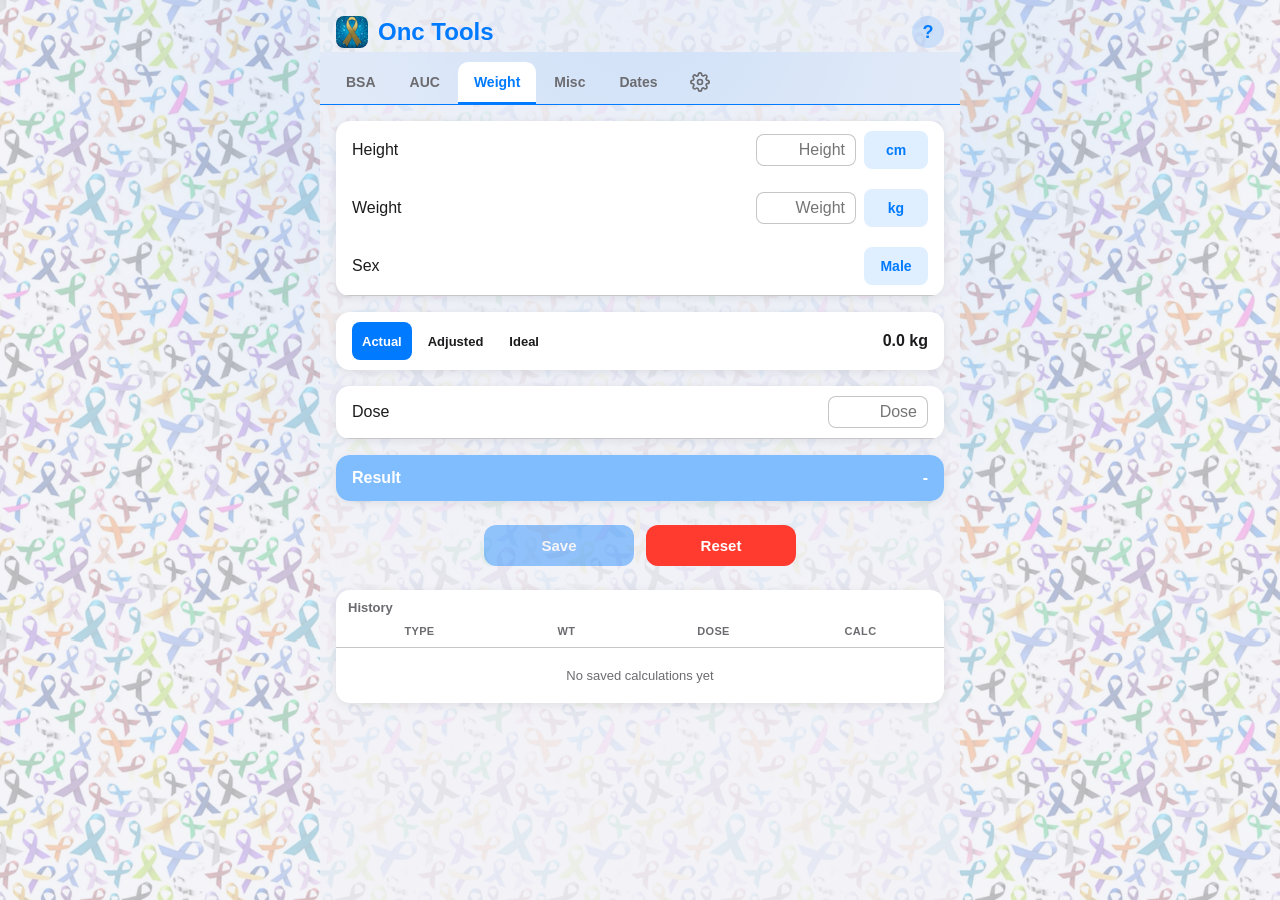
<file: weight.html>
<!DOCTYPE html>
<html lang="en">
<head>
<meta charset="UTF-8">
<meta name="viewport" content="width=device-width, initial-scale=1.0">
<title>Weight Calculator - Onc Tools</title>
<link rel="stylesheet" href="css/style.css">
<link rel="icon" type="image/png" href="img/favicon-32.png">
<link rel="apple-touch-icon" href="img/apple-touch-icon.png">
<meta name="apple-mobile-web-app-capable" content="yes">
<meta name="apple-mobile-web-app-title" content="Onc Tools">
<link rel="manifest" href="manifest.json">
<meta name="theme-color" content="#007AFF">
<script src="js/state.js"></script>
<script src="js/ui.js"></script>
<script>initChrome();</script>
</head>
<body>
<div class="page">
  <div id="pageHeader"></div>
  <main>
    <div class="card">
      <div id="heightContainer"></div>
      <div id="weightContainer"></div>
      <div id="sexContainer"></div>
    </div>

    <div class="card">
      <div class="field-row">
        <div class="segmented-inline" id="segmented">
          <button data-type="Actual" type="button">Actual</button>
          <button data-type="Adjusted" type="button">Adjusted</button>
          <button data-type="Ideal" type="button">Ideal</button>
        </div>
        <strong id="weightTypeValue">0.0 kg</strong>
      </div>
    </div>

    <div class="card">
      <div class="field-row">
        <span class="field-label">Dose</span>
        <div class="field-input-group"><input class="num-input" id="doseInput" inputmode="decimal" placeholder="Dose"></div>
      </div>
      <div class="error-text" id="doseError" hidden></div>
    </div>

    <div class="card">
      <div class="result-row">
        <span>Result</span>
        <span class="value"><span id="calcResult">-</span></span>
      </div>
    </div>
    <p class="formula-note" id="ibwFormulaNote" hidden>Ideal Body Weight (Devine): IBW = Base Weight + (0.9055 × (Height − 152.4 cm))<br>Base Weight: Male = 50, Female = 45.5</p>
    <p class="formula-note" id="adjFormulaNote" hidden>Adjusted Body Weight: AdjBW = IBW + 0.4 × (Actual − IBW)</p>
    <div id="resetContainer"></div>
    <div id="historyContainer"></div>
  </main>
</div>

<script>
renderHeader(document.getElementById('pageHeader'), { active: 'weight' });

const heightContainer = document.getElementById('heightContainer');
const weightContainer = document.getElementById('weightContainer');
const sexContainer = document.getElementById('sexContainer');
const weightTypeValue = document.getElementById('weightTypeValue');
const doseInput = document.getElementById('doseInput');
const calcResult = document.getElementById('calcResult');
const doseError = document.getElementById('doseError');
const segmentedButtons = document.querySelectorAll('#segmented button');
const ibwFormulaNote = document.getElementById('ibwFormulaNote');
const adjFormulaNote = document.getElementById('adjFormulaNote');

let selectedType = 'Actual';
let dose = null;
let sexWidget = null;

function currentWeightKg() {
  if (selectedType === 'Ideal') return Formulas.idealBodyWeight(Patient.height, Patient.sex);
  if (selectedType === 'Adjusted') return Formulas.adjustedBodyWeight(Patient.weight ?? 0, Formulas.idealBodyWeight(Patient.height, Patient.sex));
  return Patient.weight ?? 0;
}

function recalc() {
  const weightKg = currentWeightKg();
  const display = UnitManager.convertWeightToDisplay(weightKg) ?? 0;
  weightTypeValue.textContent = display.toFixed(1) + ' ' + UnitManager.weightUnitLabel;

  segmentedButtons.forEach(btn => btn.classList.toggle('active', btn.dataset.type === selectedType));

  ibwFormulaNote.hidden = selectedType === 'Actual';
  adjFormulaNote.hidden = selectedType !== 'Adjusted';

  if (dose !== null && weightKg > 0) {
    calcResult.textContent = (dose * display).toFixed(1);
  } else {
    calcResult.textContent = '-';
  }

  saveResetBar.refreshSaveState();
}

function weightKgForEntry(entry) {
  if (entry.type === 'Ideal') return Formulas.idealBodyWeight(entry.height, entry.sex);
  if (entry.type === 'Adjusted') return Formulas.adjustedBodyWeight(entry.weight ?? 0, Formulas.idealBodyWeight(entry.height, entry.sex));
  return entry.weight ?? 0;
}

segmentedButtons.forEach(btn => {
  btn.addEventListener('click', () => {
    selectedType = btn.dataset.type;
    recalc();
  });
});

doseInput.addEventListener('input', () => {
  const value = parseNum(doseInput.value);
  if (value !== null) {
    if (value < 0) {
      setError(doseError, 'Dose cannot be negative');
      dose = null;
    } else if (value > 10000) {
      setError(doseError, 'Dose must be less than 10,000');
      dose = null;
    } else if (!Number.isFinite(value)) {
      setError(doseError, 'Invalid number entered');
      dose = null;
    } else {
      setError(doseError, null);
      dose = value;
    }
  } else {
    setError(doseError, null);
    dose = null;
  }
  recalc();
});

const heightWidget = renderHeightInput(heightContainer, recalc);
const weightWidget = renderWeightInput(weightContainer, recalc);
sexWidget = renderSexToggle(sexContainer, recalc);

const historyCard = renderHistoryCard(document.getElementById('historyContainer'), {
  key: 'weightHistory',
  columns: ['Type', 'Wt', 'Dose', 'Calc'],
  formatRow(entry) {
    const w = UnitManager.convertWeightToDisplay(weightKgForEntry(entry));
    return [
      entry.type,
      w !== null ? w.toFixed(1) : '-',
      entry.dose.toFixed(1),
      entry.calc.toFixed(1)
    ];
  },
  onRowClick(entry) {
    Patient.height = entry.height;
    Patient.weight = entry.weight;
    Patient.sex = entry.sex;
    selectedType = entry.type;
    dose = entry.dose;
    doseInput.value = String(entry.dose);
    heightWidget.refresh();
    weightWidget.refresh();
    sexWidget.refresh();
    recalc();
  }
});

const saveResetBar = renderSaveResetBar(document.getElementById('resetContainer'), {
  onSave() {
    const weightKg = currentWeightKg();
    const display = UnitManager.convertWeightToDisplay(weightKg) ?? 0;
    pushHistory('weightHistory', {
      type: selectedType,
      height: Patient.height,
      weight: Patient.weight,
      sex: Patient.sex,
      dose,
      calc: dose * display
    });
    historyCard.render();
  },
  onReset() { Patient.reset(); },
  canSave: () => dose !== null && currentWeightKg() > 0
});

recalc();
</script>
</body>
</html>
</file>
<file: css/style.css>
:root {
  --accent: #007AFF;
  --bg: #f2f2f7;
  --surface: #ffffff;
  --surface-2: #ffffff;
  --text: #1c1c1e;
  --text-secondary: #6c6c70;
  --border: rgba(60, 60, 67, 0.29);
  --danger: #ff3b30;
  --warning: #ff9500;
  --shadow: rgba(0, 0, 0, 0.08);
}

@media (prefers-color-scheme: dark) {
  :root:not([data-theme="light"]) {
    --bg: #000000;
    --surface: #1c1c1e;
    --surface-2: #2c2c2e;
    --text: #f2f2f7;
    --text-secondary: #98989f;
    --border: rgba(84, 84, 88, 0.6);
    --shadow: rgba(0, 0, 0, 0.4);
  }
}

:root[data-theme="dark"] {
  --bg: #000000;
  --surface: #1c1c1e;
  --surface-2: #2c2c2e;
  --text: #f2f2f7;
  --text-secondary: #98989f;
  --border: rgba(84, 84, 88, 0.6);
  --shadow: rgba(0, 0, 0, 0.4);
}

* { box-sizing: border-box; }

html {
  min-height: 100%;
  background:
    radial-gradient(circle at 50% 0%, color-mix(in srgb, var(--accent) 14%, transparent), transparent 60%) fixed,
    url("../img/ribbons-opacity25.png") 0 0 / 50% repeat fixed,
    var(--bg);
}

body {
  margin: 0;
  padding: 0;
  min-height: 100vh;
  color: var(--text);
  font-family: -apple-system, BlinkMacSystemFont, "Segoe UI", Roboto, Helvetica, Arial, sans-serif;
}

.page {
  max-width: 640px;
  margin: 0 auto;
  min-height: 100vh;
  padding: 0 0 48px;
  background: color-mix(in srgb, var(--bg) 75%, transparent);
}

#pageHeader {
  display: contents;
}

.site-title {
  display: flex;
  align-items: center;
  gap: 10px;
  padding: 16px 16px 4px;
  font-size: 24px;
  font-weight: 800;
  color: var(--accent);
}

.site-logo {
  width: 32px;
  height: 32px;
  border-radius: 8px;
  object-fit: cover;
  flex: 0 0 auto;
}

.tabbar {
  display: flex;
  overflow-x: auto;
  scrollbar-width: none;
  gap: 2px;
  padding: 10px 10px 0;
  position: sticky;
  top: 0;
  z-index: 10;
  background:
    radial-gradient(circle at 50% 0%, color-mix(in srgb, var(--accent) 14%, transparent), transparent 60%) fixed,
    var(--bg);
  border-bottom: 1px solid var(--accent);
}

.tabbar::-webkit-scrollbar { display: none; }

.tab {
  flex: 0 0 auto;
  display: flex;
  align-items: center;
  padding: 10px 16px;
  font-size: 14px;
  font-weight: 600;
  color: var(--text-secondary);
  text-decoration: none;
  white-space: nowrap;
  border-radius: 10px 10px 0 0;
  border-bottom: 2px solid transparent;
}

.tab-icon {
  padding: 10px 14px;
}

.tab.active {
  color: var(--accent);
  background: var(--surface);
  border-bottom: 2px solid var(--accent);
}

.reset-bar {
  display: flex;
  justify-content: center;
  flex-wrap: wrap;
  gap: 12px;
  padding: 8px 16px 24px;
}

.btn-reset {
  min-width: 150px;
  padding: 12px 28px;
  border-radius: 12px;
  border: none;
  background: var(--danger);
  color: #ffffff;
  font-size: 15px;
  font-weight: 600;
  cursor: pointer;
}

.btn-reset:active {
  background: color-mix(in srgb, var(--danger) 80%, black);
}

.btn-save {
  min-width: 150px;
  padding: 12px 28px;
  border-radius: 12px;
  border: none;
  background: var(--accent);
  color: #ffffff;
  font-size: 15px;
  font-weight: 600;
  cursor: pointer;
}

.btn-save:active {
  background: color-mix(in srgb, var(--accent) 80%, black);
}

.btn-save:disabled {
  opacity: 0.4;
  cursor: not-allowed;
}

main {
  padding: 16px;
}

.card {
  background: var(--surface);
  border-radius: 14px;
  box-shadow: 0 2px 10px var(--shadow);
  margin-bottom: 16px;
  overflow: hidden;
}

.card-header {
  font-size: 13px;
  text-transform: uppercase;
  letter-spacing: 0.03em;
  color: var(--text-secondary);
  padding: 12px 16px 4px;
}

.field-block {
  padding: 10px 16px;
  border-bottom: 1px solid var(--border);
}

.field-block:last-child { border-bottom: none; }

.field-row {
  display: flex;
  align-items: center;
  justify-content: space-between;
  gap: 10px;
  padding: 10px 16px;
  border-bottom: 1px solid var(--border);
}

.field-block .field-row {
  padding: 0;
  border-bottom: none;
}

.card > .field-row:last-child,
.card > a:last-child .field-row {
  border-bottom: none;
}

.field-row.no-divider {
  border-bottom: none;
}

.card.no-dividers .field-row,
.card.no-dividers .field-block {
  border-bottom: none;
}

.field-label {
  font-size: 16px;
  white-space: nowrap;
}

.field-unit {
  color: var(--text-secondary);
  font-size: 13px;
  margin-left: 4px;
}

.field-input-group {
  display: flex;
  align-items: center;
  gap: 8px;
}

.num-input {
  width: 100px;
  text-align: right;
  font-size: 16px;
  border: 1px solid var(--border);
  border-radius: 8px;
  background: var(--surface-2);
  color: var(--text);
  padding: 6px 10px;
  font-variant-numeric: tabular-nums;
}

.num-input:focus {
  outline: none;
  border-color: var(--accent);
}

.toggle-btn {
  min-width: 64px;
  height: 38px;
  box-sizing: border-box;
  padding: 6px 12px;
  border-radius: 8px;
  border: none;
  background: color-mix(in srgb, var(--accent) 12%, transparent);
  color: var(--accent);
  font-size: 14px;
  font-weight: 600;
  cursor: pointer;
}

.toggle-btn.imperial {
  background: color-mix(in srgb, var(--danger) 40%, transparent);
  color: #ffffff;
}

.toggle-btn.static {
  display: inline-block;
  text-align: center;
  cursor: default;
}

.result-row {
  display: flex;
  align-items: baseline;
  justify-content: space-between;
  padding: 14px 16px;
  background: color-mix(in srgb, var(--accent) 50%, var(--surface));
  font-weight: 700;
  color: #ffffff;
}

.result-row .value {
  display: flex;
  align-items: baseline;
  gap: 6px;
}

.result-row .unit {
  font-weight: 400;
  font-size: 13px;
  opacity: 0.85;
}

.result-row .placeholder {
  font-weight: 300;
  opacity: 0.8;
}

.error-text {
  color: var(--danger);
  font-size: 12px;
  padding: 2px 16px 6px;
}

.warning-text {
  color: var(--warning);
  font-size: 12px;
  font-weight: 600;
  padding: 2px 16px 6px;
}

.hint-text {
  color: var(--text-secondary);
  font-size: 12px;
  padding: 2px 16px 6px;
}

.segmented-inline {
  display: flex;
  gap: 6px;
}

.segmented-inline button {
  height: 38px;
  box-sizing: border-box;
  padding: 6px 10px;
  border-radius: 8px;
  border: none;
  background: var(--surface-2);
  color: var(--text);
  font-size: 13px;
  font-weight: 600;
  cursor: pointer;
}

.segmented-inline button.active {
  background: var(--accent);
  color: #ffffff;
}

.segmented-inline.equal-width button {
  min-width: 70px;
}

.subtabbar {
  display: flex;
  flex-wrap: wrap;
  gap: 8px;
  padding: 12px 16px;
}

.subtab {
  flex: 0 0 auto;
  height: 38px;
  box-sizing: border-box;
  padding: 8px 16px;
  border: none;
  border-radius: 20px;
  background: color-mix(in srgb, var(--accent) 12%, transparent);
  color: var(--accent);
  font-size: 13px;
  font-weight: 600;
  font-family: inherit;
  cursor: pointer;
}

.subtab.active {
  color: #ffffff;
  background: var(--accent);
}

.color-swatches {
  display: flex;
  flex-wrap: wrap;
  gap: 10px;
  padding: 12px 16px;
}

.swatch {
  width: 34px;
  height: 34px;
  border-radius: 50%;
  border: 2px solid transparent;
  cursor: pointer;
}

.swatch.selected {
  border-color: var(--text);
}

select.pill-select {
  border: none;
  background: color-mix(in srgb, var(--accent) 12%, transparent);
  color: var(--accent);
  font-weight: 600;
  font-size: 14px;
  padding: 6px 10px;
  border-radius: 8px;
}

.date-picker-input {
  width: 100%;
  padding: 8px;
  font-size: 16px;
  border-radius: 10px;
  border: 1px solid var(--border);
  background: var(--surface-2);
  color: var(--text);
}

.date-result {
  border-radius: 12px;
  padding: 16px;
  background: color-mix(in srgb, var(--accent) 65%, var(--surface));
  color: #ffffff;
  margin-bottom: 16px;
  text-align: center;
}

.date-result .day {
  display: block;
  font-size: 15px;
  font-weight: 600;
  opacity: 0.9;
  margin-bottom: 4px;
}

.date-result .date {
  display: block;
  font-size: 24px;
  font-weight: 700;
}

.date-result-lines {
  display: flex;
  flex-direction: column;
  gap: 6px;
}

.date-result-line {
  font-size: 22px;
  font-weight: 700;
}

.date-result-line.secondary {
  font-size: 16px;
  font-weight: 400;
}

.formula-note {
  font-size: 12px;
  color: var(--text-secondary);
  text-align: left;
  padding: 4px 24px 8px;
  margin: 0;
}

.history-title-bar {
  display: flex;
  align-items: center;
  justify-content: space-between;
  padding: 10px 12px 0;
}

.history-title {
  font-size: 13px;
  font-weight: 600;
  color: var(--text-secondary);
}

.history-clear-btn {
  border: none;
  background: none;
  color: var(--accent);
  font-size: 13px;
  font-weight: 600;
  padding: 4px 6px;
  cursor: pointer;
}

.history-clear-btn:active {
  opacity: 0.6;
}

.history-header,
.history-row {
  display: grid;
  gap: 4px;
  padding: 10px 12px;
  font-size: 13px;
  text-align: center;
}

.history-header {
  font-size: 11px;
  font-weight: 700;
  text-transform: uppercase;
  letter-spacing: 0.03em;
  color: var(--text-secondary);
  border-bottom: 1px solid var(--border);
}

.history-row {
  border-bottom: 1px solid var(--border);
  cursor: pointer;
}

.history-row:last-child {
  border-bottom: none;
}

.history-row:active {
  background: var(--surface-2);
}

.history-empty {
  padding: 20px 16px;
  text-align: center;
  color: var(--text-secondary);
  font-size: 13px;
}

.help-btn {
  margin-left: auto;
  width: 32px;
  height: 32px;
  border: none;
  border-radius: 50%;
  background: color-mix(in srgb, var(--accent) 14%, transparent);
  color: var(--accent);
  font: inherit;
  font-size: 18px;
  font-weight: 700;
  line-height: 1;
  cursor: pointer;
}

.help-backdrop {
  position: fixed;
  inset: 0;
  z-index: 100;
  display: flex;
  align-items: flex-end;
  justify-content: center;
  background: rgba(0, 0, 0, 0);
  transition: background 0.2s;
}

.help-backdrop.open {
  background: rgba(0, 0, 0, 0.4);
}

.help-sheet {
  width: 100%;
  max-width: 640px;
  max-height: 80vh;
  overflow-y: auto;
  box-sizing: border-box;
  padding: 20px 16px calc(16px + env(safe-area-inset-bottom));
  background: var(--surface);
  color: var(--text);
  border-radius: 14px 14px 0 0;
  box-shadow: 0 -2px 10px var(--shadow);
  transform: translateY(100%);
  transition: transform 0.25s ease-out;
}

.help-backdrop.open .help-sheet {
  transform: translateY(0);
}

.help-title {
  font-size: 20px;
  font-weight: 700;
  margin-bottom: 8px;
}

.help-item {
  padding: 10px 0;
  border-bottom: 1px solid var(--border);
}

.help-term {
  font-size: 15px;
  font-weight: 600;
}

.help-text {
  margin-top: 2px;
  font-size: 14px;
  color: var(--text-secondary);
}

.help-done {
  width: 100%;
  margin-top: 16px;
}
</file>
